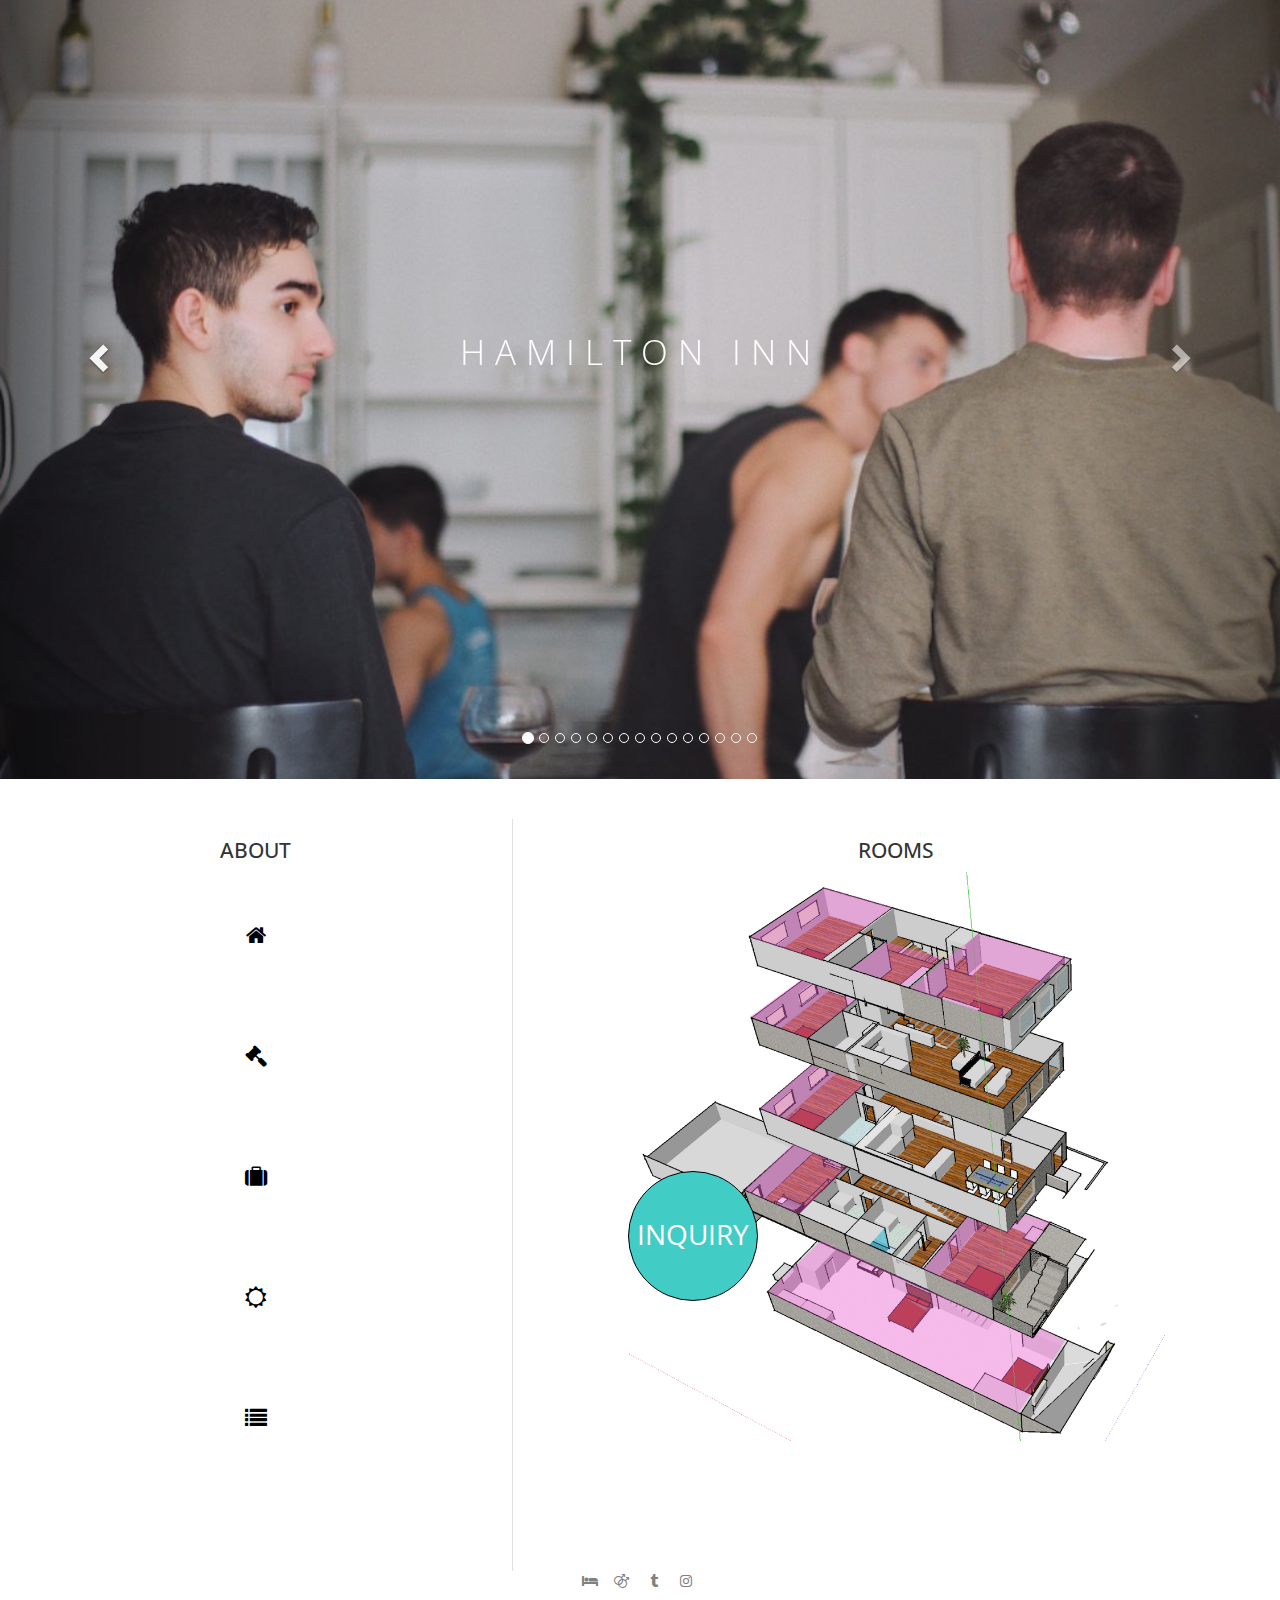
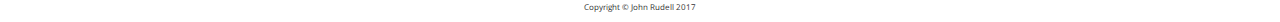
<file: HamiltonInn/index.html>
<!DOCTYPE html>
<html>
<head>
	<title>Hamilton Inn</title>
	<meta charset="utf-8">
	<meta name="viewport" content="width=device-width, initial-scale=1.0">
	<link rel="stylesheet" href="css/style.css" type="text/css">
	<link href="https://fonts.googleapis.com/css?family=Open+Sans+Condensed:300" rel="stylesheet">
	<script src="https://ajax.googleapis.com/ajax/libs/jquery/3.1.1/jquery.min.js"></script>


	<script src="https://maxcdn.bootstrapcdn.com/bootstrap/3.3.7/js/bootstrap.min.js" integrity="sha384-Tc5IQib027qvyjSMfHjOMaLkfuWVxZxUPnCJA7l2mCWNIpG9mGCD8wGNIcPD7Txa" crossorigin="anonymous"></script>
	<link href="https://maxcdn.bootstrapcdn.com/bootstrap/3.3.7/css/bootstrap.min.css" rel="stylesheet" integrity="sha384-BVYiiSIFeK1dGmJRAkycuHAHRg32OmUcww7on3RYdg4Va+PmSTsz/K68vbdEjh4u" crossorigin="anonymous">
	<link href="https://maxcdn.bootstrapcdn.com/font-awesome/4.7.0/css/font-awesome.min.css" rel="stylesheet" integrity="sha384-wvfXpqpZZVQGK6TAh5PVlGOfQNHSoD2xbE+QkPxCAFlNEevoEH3Sl0sibVcOQVnN" crossorigin="anonymous">
</head>
<body>
	<div class="wrapper">

	<header>
		<h1 class="title">HAMILTON INN</h1>
	</header>

	<div id="myCarousel" class="carousel slide mainCarousel" data-interval="3000" data-ride="carousel">
		<!-- Carousel indicators -->
		<ol class="carousel-indicators">
			<li data-target="#myCarousel" data-slide-to="0" class="active"></li>
			<li data-target="#myCarousel" data-slide-to="1"></li>
			<li data-target="#myCarousel" data-slide-to="2"></li>
			<li data-target="#myCarousel" data-slide-to="3"></li>
			<li data-target="#myCarousel" data-slide-to="4"></li>
			<li data-target="#myCarousel" data-slide-to="5"></li>
			<li data-target="#myCarousel" data-slide-to="6"></li>
			<li data-target="#myCarousel" data-slide-to="7"></li>
			<li data-target="#myCarousel" data-slide-to="8"></li>
			<li data-target="#myCarousel" data-slide-to="9"></li>
			<li data-target="#myCarousel" data-slide-to="10"></li>
			<li data-target="#myCarousel" data-slide-to="11"></li>
			<li data-target="#myCarousel" data-slide-to="12"></li>
			<li data-target="#myCarousel" data-slide-to="13"></li>
			<li data-target="#myCarousel" data-slide-to="14"></li>
		</ol>
		<!-- Wrapper for carousel items -->
		<div class="carousel-inner">
			<div class="active item">
				<img src="images/mainSlider/Kitchen.jpg" alt="1st Slide">
			</div>
			<div class="item">
				<img src="images/mainSlider/office.jpg" alt="2nd Slide">
			</div>
			<div class="item">
				<img src="images/mainSlider/niceOffice.jpg" alt="3rd Slide">
			</div>
			<div class="item">
				<img src="images/mainSlider/closeBed.jpg" alt="4th Slide">
			</div>
			<div class="item">
				<img src="images/mainSlider/2.2Bathroom.jpg" alt="5th Slide">
			</div>
			<div class="item">
				<img src="images/mainSlider/MainBed.jpg" alt="6th Slide">
			</div>
			<div class="item">
				<img src="images/mainSlider/niceOffice.jpg" alt="7th Slide">
			</div>
			<div class="item">
				<img src="images/mainSlider/officePhoto.jpg" alt="8th Slide">
			</div>
			<div class="item">
				<img src="images/mainSlider/Outside2.jpg" alt="9th Slide">
			</div>
			<div class="item">
				<img src="images/mainSlider/photo2.jpg" alt="10th Slide">
			</div>
			<div class="item">
				<img src="images/mainSlider/photo3.jpg" alt="11th Slide">
			</div>
			<div class="item">
				<img src="images/mainSlider/photo10.jpg" alt="12th Slide">
			</div>
			<div class="item">
				<img src="images/mainSlider/photo11.jpg" alt="13th Slide">
			</div>
			<div class="item">
				<img src="images/mainSlider/SimonShirtless.jpg" alt="14th Slide">
			</div>
			<div class="item">
				<img src="images/mainSlider/TwinsBack.jpg" alt="15th Slide">
			</div>
		</div>
		<!-- Carousel controls -->
		<a class="carousel-control left" href="#myCarousel" data-slide="prev">
			<span class="glyphicon glyphicon-chevron-left"></span>
		</a>
		<a class="carousel-control right" href="#myCarousel" data-slide="next">
			<span class="glyphicon glyphicon-chevron-right"></span>
		</a>
	</div>

	<div class="contentWrapper">


		<section id="about">
			<div class="aboutSection text-center">
				<h2 class="text-center"><span>ABOUT</span></h2>
				<div class="aboutIcons">
					<a class="aboutText fa fa-home" data-toggle="modal" data-target="#about1"></a>
					<a class="aboutText fa fa-gavel" data-toggle="modal" data-target="#about2"></a>
					<a class="aboutText fa fa-suitcase" data-toggle="modal" data-target="#about3"></a>
					<a class="aboutText fa fa-sun-o" data-toggle="modal" data-target="#about4"></a>
					<a class="aboutText fa fa-list" data-toggle="modal" data-target="#about5"></a>
				</div>
			</div>
		</section>

		<section id="rooms">
			<h2 class="background text-center"><span>ROOMS</span></h2>
			<object>
						<svg version="1.1" id="Layer_1" xmlns="http://www.w3.org/2000/svg" xmlns:xlink="http://www.w3.org/1999/xlink" x="0px" y="0px" width="1190px" height="1261px" viewBox="0 0 1190 1261" enable-background="new 0 0 1190 1261" xml:space="preserve">
						<g>
								<polygon class="roomSVGs" data-toggle="modal" data-target="#fourOne" points="626,259 827,324 980,191 775,137 	"/>
								<polygon class="roomSVGs" data-toggle="modal" data-target="#fourTwo" points="495,215 572,155 697,190 620,254 	"/>
								<polygon class="roomSVGs" data-toggle="modal" data-target="#fourThree" points="585,78 428,195 270,145 436,35 	"/>
								<polygon class="roomSVGs"  data-toggle="modal" data-target="#threeTwo" points="397,368 504,284 383,239 270,321 	"/>
								<polygon class="roomSVGs" data-toggle="modal" data-target="#twoTwo" points="406,427 525,469 412,572 292,524 	"/>
								<polygon class="roomSVGs" data-toggle="modal" data-target="#oneTwo" points="380,759 484,653 366,602 258,705 	"/>
								<polyline class="roomSVGs" data-toggle="modal" data-target="#oneOne" points="655,880 751,765 838,797 880,759 935,776 803,947 	"/>
								<polyline class="roomSVGs" data-toggle="modal" data-target="#den" points="310,931 866,1197 968,1039 918,1011 896,1033 427.5,817 	"/>
						</g>

						<img class="roomsImage img-responsive center-block text-center" src="images/roomsEdited-01.png">




						<a data-toggle="modal" data-target="#inquiryMod">
							<div id="inquiryBox">
								<p>INQUIRY</p>
							</div>
						</a>
				</svg>
			</object>


		</section>

	</div>

			<!-- Room Modals -->



			<!-- Modal 4.1 -->
			<div id="fourOne" class="modal fade" role="dialog">
				<div class="modal-dialog">

					<div class="modal-content">
						<div class="modal-header">
							<button type="button" class="close" data-dismiss="modal">&times;</button>
							<h4 class="modal-title">Room 4.1</h4>
						</div>

						<div id="myCarousel" class="carousel slide" data-interval="2000" data-ride="carousel">
							<div class="carousel-inner">
								<div class="active item">
									<img src="images/4-1/mat.jpg" alt="First Slide">
								</div>
								<div class="item">
									<img src="images/4-1/full.jpg" alt="Second Slide">
								</div>
							</div>
						</div>

						<div class="modal-body">
							<p>The master bedroom is our largest room in the house. It has a mirrored door closet. It has a shared bath and is furnished with a queen-size bed. There is a beautiful view onto Broadway as well as lots of natural sunlight coming in.</p>
							<p><strong>Price:</strong> $105/night</p>
						</div>
					</div>

				</div>
			</div>

			<!-- Modal 4.2 -->
			<div id="fourTwo" class="modal fade" role="dialog">
				<div class="modal-dialog">

					<div class="modal-content">
						<div class="modal-header">
							<button type="button" class="close" data-dismiss="modal">&times;</button>
							<h4 class="modal-title">Room 4.2</h4>
						</div>

						<div id="myCarousel" class="carousel slide" data-interval="2000" data-ride="carousel">
							<div class="carousel-inner">
								<div class="active item">
									<img src="images/4-2/outsideCubby.jpg" alt="First Slide">
								</div>
								<div class="item">
									<img src="images/4-2/bunks.jpg" alt="Second Slide">
								</div>
								<div class="item">
									<img src="images/4-2/cubby.jpg" alt="Third Slide">
								</div>
							</div>
						</div>

						<div class="modal-body">
							<p>The room is small, and is separated by a wooden wall, that we have filled with plants, books and Xmas lights. The room has a closet, full length mirrors, and is next to a shared bathroom.  It is a bit of a DIY set up so it does not obscure sound completely from the hallway. That said, you only have to share the room with one other person and it is a nice hideaway in the house.</p>
							<p><strong>Price:</strong> $40/night</p>
						</div>
					</div>

				</div>
			</div>

			<!-- Modal 4.3 -->
			<div id="fourThree" class="modal fade" role="dialog">
				<div class="modal-dialog">

					<div class="modal-content">
						<div class="modal-header">
							<button type="button" class="close" data-dismiss="modal">&times;</button>
							<h4 class="modal-title">Room 4.3</h4>
						</div>

						<div id="myCarousel" class="carousel slide" data-interval="2000" data-ride="carousel">
							<div class="carousel-inner">
								<div class="active item">
									<img src="images/4-3/simon.jpg" alt="First Slide">
								</div>
								<div class="item">
									<img src="images/4-3/desk.jpg" alt="Second Slide">
								</div>
							</div>
						</div>

						<div class="modal-body">
							<p>The room is very spacious and has big closet with mirrored doors. It has a shared bath and is furnished with a queen-size bed and writing desk. It has an incredible view of outside as well as lots of natural sunlight.</p>
							<p><strong>Price:</strong> $105/night</p>
						</div>
					</div>

				</div>
			</div>

			<!-- Modal 3.2 -->
			<div id="threeTwo" class="modal fade" role="dialog">
				<div class="modal-dialog">

					<div class="modal-content">
						<div class="modal-header">
							<button type="button" class="close" data-dismiss="modal">&times;</button>
							<h4 class="modal-title">Room 3.2</h4>
						</div>

						<div id="myCarousel" class="carousel slide" data-interval="2000" data-ride="carousel">
							<div class="carousel-inner">
								<div class="active item">
									<img src="images/3-2/window.jpg" alt="First Slide">
								</div>
								<div class="item">
									<img src="images/3-2/bright.jpg" alt="Second Slide">
								</div>
							</div>
						</div>

						<div class="modal-body">
							<p>The room is the only bedroom on the 3rd floor, which also contains a kitchen and office space. It has a bathroom just outside its door, a queen-size bed, office desk/mirror, a chair, closet, natural lighting, and a magnificent view outside.</p>
							<p><strong>Price:</strong> $115/night</p>
						</div>
					</div>

				</div>
			</div>


			<!-- Modal 2.2 -->
			<div id="twoTwo" class="modal fade" role="dialog">
				<div class="modal-dialog">

					<div class="modal-content">
						<div class="modal-header">
							<button type="button" class="close" data-dismiss="modal">&times;</button>
							<h4 class="modal-title">Room 2.2</h4>
						</div>

						<div id="myCarousel" class="carousel slide" data-interval="2000" data-ride="carousel">
							<div class="carousel-inner">
								<div class="active item">
									<img src="images/2-2/MainBed.jpg" alt="First Slide">
								</div>
								<div class="item">
									<img src="images/2-2/Windows.jpg" alt="Second Slide">
								</div>
							</div>
						</div>

						<div class="modal-body">
							<p>This is the only room on the first floor behind the main kitchen of the entrance floor, but the main floor does see more traffic than any of the others, so we ask for only chill/easy going guests. It is the only bedroom that uses the adjacent bathroom, though sometimes people in the kitchen may use it.</p>
							<p><strong>Price:</strong> $115/night</p>
						</div>
					</div>

				</div>
			</div>


			<!-- Modal 1.1 -->
			<div id="oneOne" class="modal fade" role="dialog">
				<div class="modal-dialog">

					<div class="modal-content">
						<div class="modal-header">
							<button type="button" class="close" data-dismiss="modal">&times;</button>
							<h4 class="modal-title">Room 1.1</h4>
						</div>

						<div id="myCarousel" class="carousel slide" data-interval="2000" data-ride="carousel">
							<div class="carousel-inner">
								<div class="active item">
									<img src="images/1-1/bedClose.jpg" alt="First Slide">
								</div>
								<div class="item">
									<img src="images/1-1/desk.jpg" alt="Second Slide">
								</div>
								<div class="item">
									<img src="images/1-1/closetShot.jpg" alt="Third Slide">
								</div>
							</div>
						</div>

						<div class="modal-body">
							<p>This room is the most spacious in the house. It has its own exit as well as a walk-in closet and an in-room bathroom. The private room includes three beds (one large queen and two twins).  Many couples book the room and use the extra beds as a couch. It is priced $20-$25 higher than our other rooms because it has a flexible cancellation policy, more amenities and because it can accommodate groups traveling together.</p>
							<p><strong>Price:</strong> $160/night</p>
						</div>
					</div>

				</div>
			</div>

			<!-- Modal 1.2 -->
			<div id="oneTwo" class="modal fade" role="dialog">
				<div class="modal-dialog">

					<div class="modal-content">
						<div class="modal-header">
							<button type="button" class="close" data-dismiss="modal">&times;</button>
							<h4 class="modal-title">Room 1.2</h4>
						</div>

						<div id="myCarousel" class="carousel slide" data-interval="2000" data-ride="carousel">
							<div class="carousel-inner">
								<div class="active item">
									<img src="images/1-2/mainBed.jpg" alt="First Slide">
								</div>
								<div class="item">
									<img src="images/1-2/twins.jpg" alt="Second Slide">
								</div>
								<div class="item">
									<img src="images/1-2/wall.jpg" alt="Third Slide">
								</div>
							</div>
						</div>

						<div class="modal-body">
							<p>This spacious private room can comfortably accommodate four people on one queen and two twins, so it works best for groups. The room has an adjacent shared bathroom outside its door. The room opens up to a beautiful and spacious backyard/garden and has a large closet with long mirrored doors.</p>
							<p><strong>Price:</strong> $135/night</p>
						</div>
					</div>

				</div>
			</div>

			<!-- Modal Den -->
			<div id="den" class="modal fade" role="dialog">
				<div class="modal-dialog">

					<div class="modal-content">
						<div class="modal-header">
							<button type="button" class="close" data-dismiss="modal">&times;</button>
							<h4 class="modal-title">The Den</h4>
						</div>

						<div class="modal-body">
							<img src="images/den/guestBenefits.jpg" class="narrowPic" alt="Honorary Guest">
							<p>It is a finished basement with a few beds in it. It isn't luxurious, but the space is well-maintained and clean. Because it stretches the length of the building, the room is large and very accommodating, but it is a basement and so it receives limited natural light. It's a flex space we use to sleep in when our rooms are booked. It is not a private space. </p>
							<p>The agreement for those who stay here is that they commit to around an hour of work around the house each day they stay, doing a requested task or routine upkeep sent the night before. We can adapt to the schedule of those who make the request to some degree, but we'd ideally like to have you around in the morning until at least 10AM to ideally 11/noon.</p>
							<p>For reference, the normal price of a bunk is around twice the cost, so this saves you 20 a night, which equates to making $20 an hour.</p>
							<p>The availability of this opportunity varies. We are looking for especially thoughtful and reliable people, who tend to stay for longer periods. We ask that if you inquiry about this room, you pitch yourself a bit in regards to what interests you, how seriously you will take your tasks, and what you are up to in Manhattan. Also please understand that we get a lot of interest given how cheap the room is, and if we can't accommodate your stay it is because someone can stay longer, or is more flexible with their time.</p>
							<p><strong>Price:</strong> $20/night + 1 hour of work daily</p>
						</div>
					</div>

				</div>
			</div>



			<!-- Inquiry Modal -->
			<div id="inquiryMod" class="modal fade" role="dialog">
				<div class="modal-dialog modal-lg">
					<div class="modal-content">
						<div class="modal-body">
							<iframe src="https://docs.google.com/forms/d/e/1FAIpQLSdYCPKkzzgw4RBDRrNl4fz94jHIjxWEAWUwIFkPV4nETQ2aeg/viewform?embedded=true" >Loading...</iframe>
						</div>
						<div class="modal-footer">
							<button type="button" class="btn btn-default" data-dismiss="modal">Close</button>
						</div>
					</div>

				</div>
			</div>

			<!-- About Modals -->

			<!-- Modal -->
			<div id="about1" class="modal fade" role="dialog">
				<div class="modal-dialog">

					<div class="modal-content">
						<div class="modal-header">
							<button type="button" class="close" data-dismiss="modal">&times;</button>
							<h4 class="modal-title">The House</h4>
						</div>
						<div class="modal-body">
							<div id="myCarousel" class="carousel slide" data-interval="1500" data-ride="carousel">
								<div class="carousel-inner">
									<div class="active item">
										<img src="images/managers/mattKitchen.jpg" alt="First Slide">
									</div>
									<div class="item">
										<img src="images/managers/managers.jpg" alt="Second Slide">
									</div>
								</div>
							</div>
							<hr>
							<p>We are a group of New Yorkers living in a big beautiful townhouse in Manhattan. We are excited to share our house with travelers to help us afford living here. We work in tech, in international/urban development, and theatre.</p>
							<p>Our newly remodeled townhouse is a clean, welcoming, and spacious retreat for like-minded travelers who want a true New York City experience. The house has 5 floors, 10 ft. ceilings with lots of natural light, 6 bedrooms, 5 bathrooms, 2 kitchens with top of the line appliances, laundry room, and a private yard. The house also has a big open co-working space on the third floor. In total, the house is over 4,000 square feet, which is quite large for Manhattan standards. Most of the house hosts private rooms, making it relatively clear and quiet.</p>
							<p>Hamilton Heights a mixed neighborhood, with a large latino population to the north, university students and faculty to the south and a historic black population to the east. The area is the 33rd safest for per capita crime out of 69 neighborhoods, according to <a href="https://www.dnainfo.com/new-york/crime-safety-report/manhattan/west-harlem">DNAinfo.com's Crime & Safety Report</a>.  There are cute bars and restaurants and there has been a recent surge of gay people priced out of Hells Kitchen. If you are racist, homophobic, or xenophobic, you won't be comfortable here, or in most of NYC for that matter.</p>
						</div>
						<div class="modal-footer">
							<button type="button" class="btn btn-default" data-dismiss="modal">Close</button>
						</div>
					</div>

				</div>
			</div>

			<!-- Modal -->
			<div id="about2" class="modal fade" role="dialog">
				<div class="modal-dialog">

					<!-- Modal content-->
					<div class="modal-content">
						<div class="modal-header">
							<button type="button" class="close" data-dismiss="modal">&times;</button>
							<h4 class="modal-title">House Manual</h4>
						</div>
						<div class="modal-body">
							<img src="images/rules/plantWindow.jpg" class="narrowPic">
							<h4>Check-in</h4>
							<p>We have a lockbox set up outside with keys to the house. See below for lock box details. We will ensure your room is ready by 3pm each day, though we may not always be present for your arrival, especially if you plan to arrive very late in the evening. During the day, feel free to ring the doorbell to see if someone is home, otherwise please use the lockbox. For an earlier check-in, please send us a message to coordinate. We cannot guarantee the room will be ready prior to 3pm, but we do allow guests to drop luggage off and relax in the common areas prior to check-in. </p>
							<h4>Lockbox</h4>
							<p>There are two doors to the house at the entrance. The black lockbox is attached to the black gate opposite the above door. Push the “c” button to be sure it is cleared. Then enter 2580*. People often forget the *.</p>
							<p>Push the topmost button with a down arrow and the box should open. Use one of the keys with a green tag to let yourself in the two main doors with glass fronts at the TOP of the front steps. The second door can get stuck, but we promise the key works for both doors!</p>
							<p>Once you’ve unlocked the two doors, please RETURN the key to the lockbox and be sure to CLOSE it! To close the lockbox, re-enter 2580* and push the topmost button with a down arrow to lock it.  This key is for arrivals only. You will find your keys in your room hanging on a hook.</p>
							<p>You will find a map on the inner door, which shows you where your room is. Pay attention to the number at the end of the title of your booking for reference.</p>
							<p>If you have any issues, give us a call and we can walk you through it, or potentially have someone from the house to let you in.</p>
							<h4>Your Room/Guest Access</h4>
							<p>Put your shoes in the shoe pallet thing at the door, and make yourself at home! You have access to either kitchen (including the fridge), laundry in the basement, and private patio on the first floor, east side of the building. The large shampoo, conditioner, and mint soap is for you to use. We also provide laundry detergent for those who use the laundry. You will find a clean towel on your bed. Let us know if you need anything else. </p>
							<h4>Heat and AC</h4>
							<p>Please help us conserve energy by being mindful of closing doors and windows to help control the temperature within the place. Heating this large of a house is especially expensive. Help us keep the costs down for this place so we can keep it cheap for guests. Specifically, please keep all of the front doors closed. If it is too hot in your room, please turn down the thermostat and notify someone in the house. Please do not open a window.  </p>
							<h4>Internet</h4>
							<p>Network Name: Depot (There are multiple, all use the same password)
							<p>Password: NYSeattle<p>
							<p>If for any reason the Internet is not working, find the router in the window on the main kitchen floor and switch the power strip off and on once to reboot. Please do not watch or download copyrighted material with our internet.</p>
							<h4>Quiet Hours</h4>
							<p>
								<div>11:30pm - 9am Sunday - Thursday</div>
								<div>1am - 9am Friday - Saturday</div>
								<div>You’re in NYC! We are expecting you to be out late exploring the city. You can come and go as you please, but we ask that you be mindful of other guests as you do. Please, no laundry or going to the patio during these times.</div>
							</p>
							<h4>Garbage & Recycling</h4>
							<p>
								<div>Both kitchens have garbage cans. Recycling is set to the side of each can. Make sure all recycled materials are rinsed and cleaned. Please don’t be the person who puts trash in the recycling bins. Plastic bags are not recyclable as of now in NYC. </div>
								<div>Mixed paper and cardboards can be grouped together in recycling (sits in left bag, when facing garbage can - look for labels). Glass, metal, and plastic containers can be grouped together in recycling (sits in right bag, when facing garbage can - look for labels). Do not put broken glass in recycling.</div>
								<div>Everything else goes in the garbage. Aluminum or Styrofoam are not recyclable. Please sort your trash properly. Otherwise, we get fined.</div>
							</p>
							<h4>Food</h4>
							<p>We offer homemade, all natural granola to all of our guests. When you use common food, we’d if you’d put some change in the donation jar, and don’t expect it as sometimes our stock is low though we do make it regularly. Though we frequently offer to share our food, breakfast is not listed as an amenity, and dropping a few coins in the donation bar will help us keep up with the expenses of the house. Please don’t eat other people’s food, and, to be extra cautious, I would suggest labeling your food though we have never had any problems with people’s food being eaten . Please also clean whatever dishes that you use, preferably by hand. Avoid using the dishwasher unless you can completely fill it up.</p>
							<h4>Laundry</h4>
							<p>We are willing to do your laundry for you. We ask that you notify us that you need laundry done, and that you place your laundry outside your door in a bag. We ask that for each load you chip in $3. It would be around $8 to do so at the laundry across the street.</p>
							<h4>Mail</h4>
							<p>Mail packages at your own risk. If someone isn't home, sometimes packages are left outside the door, and we can’t guarantee they will be received on delivery. There is a USPS about 5 blocks away (146th St.), so if you are concerned about receiving a package, have packages held there. There is a mail drop at the house for letters.</p>
							<h4>Check-out</h4>
							<p>
								<div>Check-out is at 11am. Just leave your keys on the hook by the light switch next to the door, <strong>and please keep your towels in your room</strong>. No need to touch base with us before you leave, unless you are leaving after 11AM. If you have a later flight out and want to leave your luggage at the house for the day, not a problem. We just need to clean the room and make sure the next guest has keys, so coordinate a check-out time that works. If you want to store luggage for multiple days, it is $40 a day for 3 or more bags, and only $20 for one suitcase.</div>
								<div>If you intend to extend, we will have you agree to various terms of conduct as well as a deposit reflecting a week’s payment, unless otherwise agreed. Staying beyond a 30 days does not provide tenants rights, as the guests agree that their stay is transitory in nature and understand that they have no further claim to stay beyond the days reserved via a payment.</div>
							</p>
						</div>
						<div class="modal-footer">
							<button type="button" class="btn btn-default" data-dismiss="modal">Close</button>
						</div>
					</div>

				</div>
			</div>

			<!-- Modal -->
			<div id="about3" class="modal fade" role="dialog">
				<div class="modal-dialog">

					<!-- Modal content-->
					<div class="modal-content">
						<div class="modal-header">
							<button type="button" class="close" data-dismiss="modal">&times;</button>
							<h4 class="modal-title">Getting Around</h4>
						</div>
						<div class="modal-body">
							<img src="images/gettingAround/SkyViewFarNoted.jpg" class="img-responsive center-block">
							<h4>Transit</h4>
							<p>The house is conveniently on Broadway, just north of 152nd. We are steps away from the red and blue subway lines. Catch the 1 train (red line) at 157th and Broadway. The A & C trains (blue line) are on the 155th and St. Nicholas local station.</p>
							<h4>Parking</h4>
							<p>Stable Car Parking Lot is on 153rd, one street north of the house. Rates start at $22/day and $300/month</p>
							<h4>Biking</h4>
							<p>We are trying to get extra bikes to rent for $20 a day, so ask if we have them. Biking is a very nice way to get around in Manhattan, especially for exploring Central Park.</p>
						</div>
						<div class="modal-footer">
							<button type="button" class="btn btn-default" data-dismiss="modal">Close</button>
						</div>
					</div>

				</div>
			</div>

			<!-- Modal -->
			<div id="about4" class="modal fade" role="dialog">
				<div class="modal-dialog">

					<!-- Modal content-->
					<div class="modal-content">
						<div class="modal-header">
							<button type="button" class="close" data-dismiss="modal">&times;</button>
							<h4 class="modal-title">The Area</h4>
						</div>
						<div class="modal-body">
							<img src="images/area/park.jpg" class="img-responsive center-block">
							<h4>Restaurants</h4>
							<p>
								<div>Chopped Parsley: Best neighborhood spot for Asian fusion, especially sushi.</div>
								<div>Hand Pulled Noodle: Cheap, filling, and tasty. This place gets busy, so call ahead!</div>
								<div>Bono Trattoria: Fine Italian joint with a rustic ambiance and great cocktails.</div>
							</p>
							<h4>Bars</h4>
							<p>
								<div>Harlem Public – This is the neighborhood hotspot. Great spot to grab gourmet burgers and micro-brews.</div>
								<div>Anchor Wine Bar – Great brunch spot, and of course, great wine selection.</div>
							</p>
							<h4>Cafés</h4>
							<p>
								<div>Chipped Cup – Quaint café that’s easy to overlook, but you don’t want to miss their outdoor patio!</div>
								<div>Taszo Espresso Bar – A great spot to grab a bite to eat in the morning and have kombucha on tap.</div>
								<div>Hamilton’s Bakery – It’s a more spacious cafe than the Chipped Cup - Try their pizza special in the pm.</div>
							</p>
							<h4>Runners & Cyclists</h4>
							<p>We live right next to the Hudson River, just one block away from Riverside Drive. You’re next to the most beautiful trail that expands all of Manhattan alongside the Hudson. We highly recommend checking out the trail while you’re here. We are trying to get extra bikes to rent for $20 a day, so ask if we have them. Biking is a very nice way to get around in Manhattan, especially for exploring Central Park.</p>
						</div>
						<div class="modal-footer">
							<button type="button" class="btn btn-default" data-dismiss="modal">Close</button>
						</div>
					</div>

				</div>
			</div>

			<!-- Modal -->
			<div id="about5" class="modal fade" role="dialog">
				<div class="modal-dialog">

					<!-- Modal content-->
					<div class="modal-content">
						<div class="modal-header">
							<button type="button" class="close" data-dismiss="modal">&times;</button>
							<h4 class="modal-title">FAQs</h4>
						</div>
						<div class="modal-body">
							<p>
								<span>Q) Are these dates available?</span>
								<span>A) Our AirBnb calendar is always up to date. If you are able to request it, it’s yours. Our guests often rebook or extend their stay, so we recommend booking while you can. Inquiries do not reserve the room.</span>
							</p>

							<p>
								<span>Q) Can we pay directly in cash?</span>
								<span>A) Please use AirBnB for all transactions. Once you are here and wish to stay longer term we may be able to negotiate something in person, but please confirm all initial transactions through AirBnB. They help us pay taxes, they provide our marketing, as well as a whole whose of services, but only if their fees are paid. </span>
							</p>

							<p>
								<span>Q) Where should we park?</span>
								<span>A) The house does not have a garage or designated parking spot, but there is plenty of free street parking around the neighborhood, though expect to move your car regularly, unless you go into a parking garage. Stable Car Parking Lot is one block north of the house on 153rd, between Broadway and Riverside Dr. Rates start at $22 per 24hr and $300 per month.</span>
							</p>

							<p>
								<span>Q) How far are you from ______ via public transportation?</span>
								<span>A)</span>
								<span>1) JFK - ~90 minutes (42 mins by taxi) (Best train route depends on the time of day, but E to the C/A is common)</span>
								<span>2) LGA - ~60 minutes (35 mins by taxi)</span>
								<span>3) Newark Liberty International Airport</span>
								<span>4) Times Square - ~30 Minutes</span>
								<span>5) Anywhere else in the city – Check out the <a href="http://tripplanner.mta.info/MyTrip/ui_web/customplanner/TripPlanner.aspx">MTA Trip Planner website.</a></span>
							</p>

							<p>
								<span>Q) Where is the house located?</span>
								<span>A) The house is at the corner of 152nd and Broadway in Manhattan. AirBnb does not share the exact address until after you book.</span>
							</p>

							<p>
								<span>Q) Is the neighborhood safe?</span>
								<span>A) Yes, the Hamilton Heights neighborhood is very safe. It ranks 33rd overall safest out of New York City’s 69 boroughs. (Chelsea & Hell’s Kitchen ranks 61, Downtown 63, Midtown 69). New York in general has seen crimes rate drop precipitously in the last 10 years.</span>
							</p>

							<p>
								<span>Q) Can we check-in before/after 3pm?</span>
								<span>A) Before – We cannot promise you a room before check-in, but we will happily let you drop luggage off and relax in the common areas.</span>
								<span>After – Of course! We have a lock box setup for late arrivals, just let us know when you’ll be here.</span>
							</p>

							<p>
								<span>Q) How does the deposit work?</span>
								<span>A) No security deposit is charged unless there are damages to the property. The amount specified just means that that is the most we can ask from you if you break things in the apartment. Nothing is deducted unless we request it. We have never had to request the deposit be used.</span>
							</p>

							<p>
								<span>Q) Can I have guests over?</span>
								<span>A) Guests are welcome to visit anytime during the day. However, please let us know beforehand if you intend to have overnight guests. For safety reasons, we’d like a full name and will snap an image of their ID.</span>
							</p>

							<p>
								<span>Q) Does the room have its own bathroom?</span>
								<span>A) Only half of our rooms have their own bathroom, but given that there are many bathrooms throughout the house, there is always one available. See listing for details on your room’s amenities.</span>
							</p>

							<p>
								<span>Q) Can we send mail to the house?</span>
								<span>A) Mail at your own risk. We can’t guarantee they will be received on delivery. If no one is home, a slip will be left, and it will be held at the post office. The package may possibly be left outside if directions specify doing so. There is a USPS office about 5 blocks away (146th St.), so if you want to ensure you receive your parcels, you can have them held at the post office, and go there directly for pick up.</span>
							</p>

							<p>
								<span>Q) Can I have a refund if I cancel last minute?</span>
								<span>A) Please don't request a full or partial refund if you have to cancel last minute, no matter how small. There is no exception to this rule. The rent has to be paid regardless if you missed your flight. It isn’t fair to reward the person who is the most angry and manipulative a refund when the policy is fairly clear upfront. The rooms are difficult to rebook last minute, and we don't want to have to feel like bad people by denying it. Please be familiar with the cancellation policy for the room you are booking. If you want a more flexible situation as your plans are not fixed, message us beforehand and we can figure something out, like put you in 1.2 or 1.1, which have more flexible refund policies, but do not message us the day before asking for a refund.</span>
							</p>
						</div>
						<div class="modal-footer">
							<button type="button" class="btn btn-default" data-dismiss="modal">Close</button>
						</div>
					</div>

				</div>
			</div>

	</div>

	<footer class="text-center">
		<ul class="list-inline">
			<li>
			  <a href="https://www.airbnb.com/users/show/92010242"><i class="fa fa-bed fa-fw fa-1x"></i></a>
			</li>
			<li>
			  <a href="https://www.misterbandb.com/users/178767"><i class="fa fa-mars-double fa-fw fa-1x"></i></a>
			</li>
			<li>
			  <a href="http://hamiltoninn.tumblr.com/"><i class="fa fa-tumblr fa-fw fa-1x"></i></a>
			</li>
			<li>
			  <a href="https://www.instagram.com/matsteele/?hl=en"><i class="fa fa-instagram fa-fw fa-1x"></i></a>
			</li>
		</ul>
		<p>Copyright &copy; John Rudell 2017</p>
	</footer>

	<script src="script.js" type="text/javascript"></script>

</body>
</html>
</file>
<file: HamiltonInn/css/style.css>
body {
  font-family: 'Open Sans Condensed', sans-serif !important;
  min-height: 100%;
  display: flex;
  flex-direction: column; }
  body .wrapper {
    flex: 1; }
    body .wrapper header {
      text-align: center;
      background-color: transparent;
      position: absolute;
      margin-top: 26%;
      width: 100%;
      z-index: 999; }
      body .wrapper header .title {
        width: 70%;
        margin: 0 auto;
        padding: 0 auto;
        text-align: center;
        font-size: 35px;
        letter-spacing: 10px;
        font-weight: lighter;
        color: white; }
    body .wrapper .mainCarousel {
      margin-top: -75px; }
      body .wrapper .mainCarousel .item img {
        margin: 0 auto;
        width: 100%; }
    body .wrapper .contentWrapper {
      display: flex;
      flex-direction: row; }
      body .wrapper .contentWrapper #about {
        flex: 1;
        margin-top: 40px;
        margin-bottom: 20px; }
        body .wrapper .contentWrapper #about .aboutSection {
          width: 100%; }
          body .wrapper .contentWrapper #about .aboutSection h2 {
            font-size: 21px;
            margin-bottom: 10%; }
          body .wrapper .contentWrapper #about .aboutSection .aboutIcons {
            margin-top: 20px; }
            body .wrapper .contentWrapper #about .aboutSection .aboutIcons .aboutText {
              border: 1px solid #FFFFFF;
              border-radius: 5px;
              text-decoration: none;
              color: black;
              width: 75px;
              padding: 25px;
              padding-top: 10%;
              display: block;
              margin: 0 auto;
              margin-top: 8%;
              font-size: 20px; }
              body .wrapper .contentWrapper #about .aboutSection .aboutIcons .aboutText:first-child {
                margin-top: 30px; }
              body .wrapper .contentWrapper #about .aboutSection .aboutIcons .aboutText:hover {
                cursor: pointer;
                color: #41CCC6; }
      body .wrapper .contentWrapper #rooms {
        border-left: 1px solid #dfdfdf;
        flex: 3;
        margin-top: 40px; }
        body .wrapper .contentWrapper #rooms h2 {
          font-size: 21px; }
        body .wrapper .contentWrapper #rooms object {
          width: 70%;
          margin: auto;
          display: block;
          height: auto;
          position: relative; }
          body .wrapper .contentWrapper #rooms object svg {
            position: absolute;
            width: 100%;
            height: 100%;
            display: block; }
            body .wrapper .contentWrapper #rooms object svg .roomSVGs {
              cursor: pointer;
              opacity: 0.4;
              position: absolute;
              fill: #FF6BE2;
              z-index: 999; }
              body .wrapper .contentWrapper #rooms object svg .roomSVGs:hover {
                fill: #b5d7e1; }
        body .wrapper .contentWrapper #rooms a {
          text-decoration: none;
          cursor: pointer; }
          body .wrapper .contentWrapper #rooms a #inquiryBox {
            background-color: #41CCC6;
            width: 60px;
            height: 50px;
            position: relative;
            bottom: 15vh;
            padding-top: 20px;
            padding-bottom: 40px;
            border-radius: 50%;
            float: left;
            border: 1px solid black; }
            body .wrapper .contentWrapper #rooms a #inquiryBox:hover {
              background-color: #f6bbea;
              color: black; }
            body .wrapper .contentWrapper #rooms a #inquiryBox p {
              font-family: 'Open Sans Condensed', sans-serif;
              text-align: center;
              color: white;
              padding-bottom: 30px; }
              body .wrapper .contentWrapper #rooms a #inquiryBox p:hover {
                color: black; }
  body footer {
    width: 100%; }
    body footer ul li a i {
      color: grey; }
      body footer ul li a i:hover {
        color: #41CCC6; }
    body footer p {
      font-size: 8px; }

.modal .modal-dialog .modal-content .modal-body .narrowPic {
  float: right;
  width: 50%;
  height: auto;
  padding-left: 10px;
  padding-bottom: 10px; }
.modal .modal-dialog .modal-content .modal-body p span {
  display: block; }
  .modal .modal-dialog .modal-content .modal-body p span:first-child {
    font-weight: bolder; }

#inquiryMod div iframe {
  display: block;
  width: 100%;
  height: 1000px;
  margin: 0 auto; }

@media only screen and (max-width: 768px) {
  body .wrapper header .title {
    font-size: 16px; }
  body .wrapper .contentWrapper #about .aboutSection .aboutText {
    font-size: 14px; }
  body .wrapper .modalDialog > div {
    width: 75%; }
  body footer p {
    font-size: 10px; }
  body footer p {
    font-size: 8px; } }
@media only screen and (max-width: 500px) {
  body .wrapper header {
    margin-top: 19%; }
  body .wrapper .contentWrapper {
    display: block !important; }
    body .wrapper .contentWrapper #rooms a #inquiryBox {
      width: 60px;
      height: 50px;
      font-size: 14px;
      bottom: 10vh;
      right: 2vh; }
    body .wrapper .contentWrapper #about {
      border-bottom: 1px solid #dfdfdf;
      width: 80%;
      margin: 0 auto; }
      body .wrapper .contentWrapper #about .aboutSection {
        margin: 0 auto;
        display: inline-block; }
        body .wrapper .contentWrapper #about .aboutSection h2 {
          margin-bottom: 0px; }
        body .wrapper .contentWrapper #about .aboutSection .aboutIcons {
          margin: 0; }
          body .wrapper .contentWrapper #about .aboutSection .aboutIcons .aboutText {
            font-size: 13px;
            display: inline-block;
            padding-top: 0px;
            width: 50px;
            margin-top: -2%; } }
@media only screen and (min-width: 768px) {
  body .wrapper .contentWrapper #rooms a #inquiryBox {
    width: 100px;
    height: 100px;
    font-size: 28px;
    bottom: 20vh; }
    body .wrapper .contentWrapper #rooms a #inquiryBox p {
      padding-top: 10px; } }
@media only screen and (min-width: 1200px) {
  body .wrapper .contentWrapper #rooms a #inquiryBox {
    width: 130px;
    height: 130px;
    font-size: 28px;
    bottom: 30vh;
    padding-top: 32px; }
  body .wrapper .contentWrapper #about {
    flex: 2; }
    body .wrapper .contentWrapper #about .aboutSection h2 {
      margin-bottom: 6%; }
    body .wrapper .contentWrapper #about .aboutSection .aboutIcons {
      margin-top: 0px; }
      body .wrapper .contentWrapper #about .aboutSection .aboutIcons .aboutText {
        font-size: 22px;
        padding-top: 6%; }
        body .wrapper .contentWrapper #about .aboutSection .aboutIcons .aboutText:first-child {
          margin-top: 0px; } }

/*# sourceMappingURL=style.css.map */
</file>
